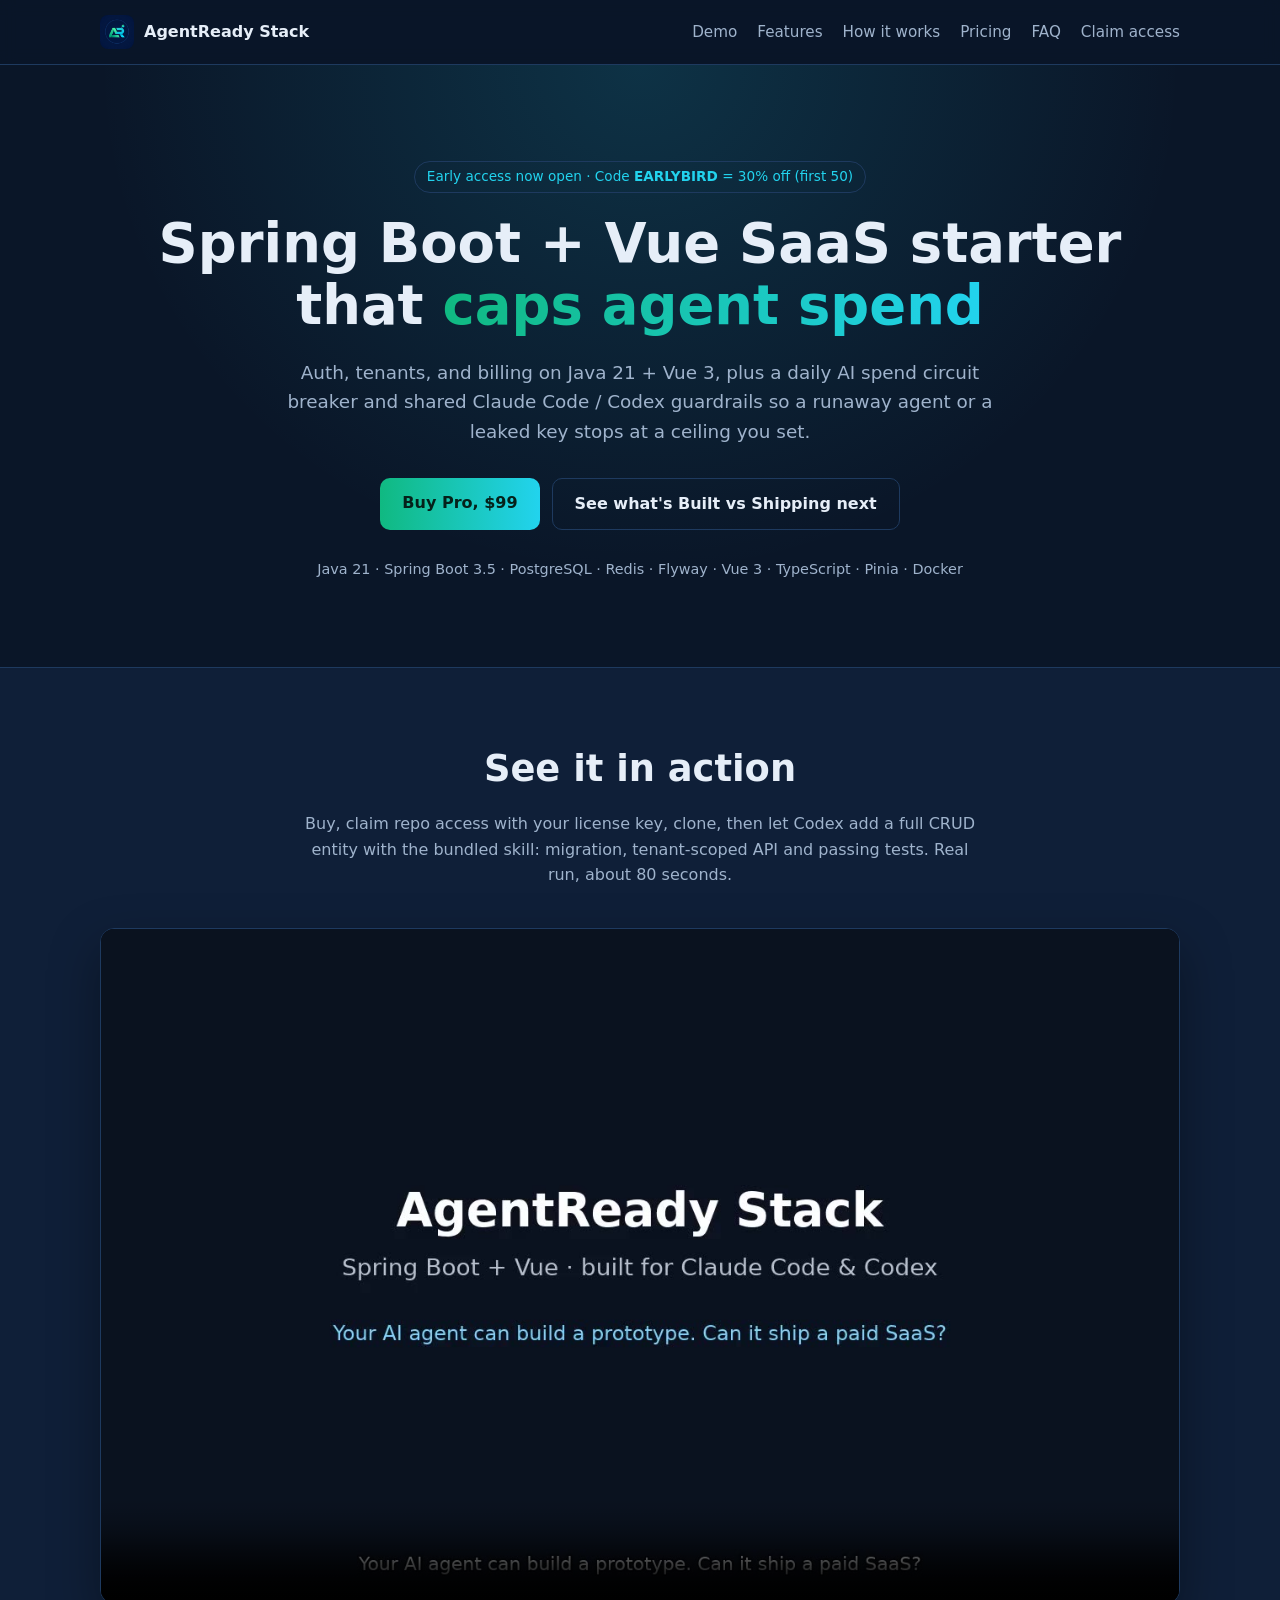
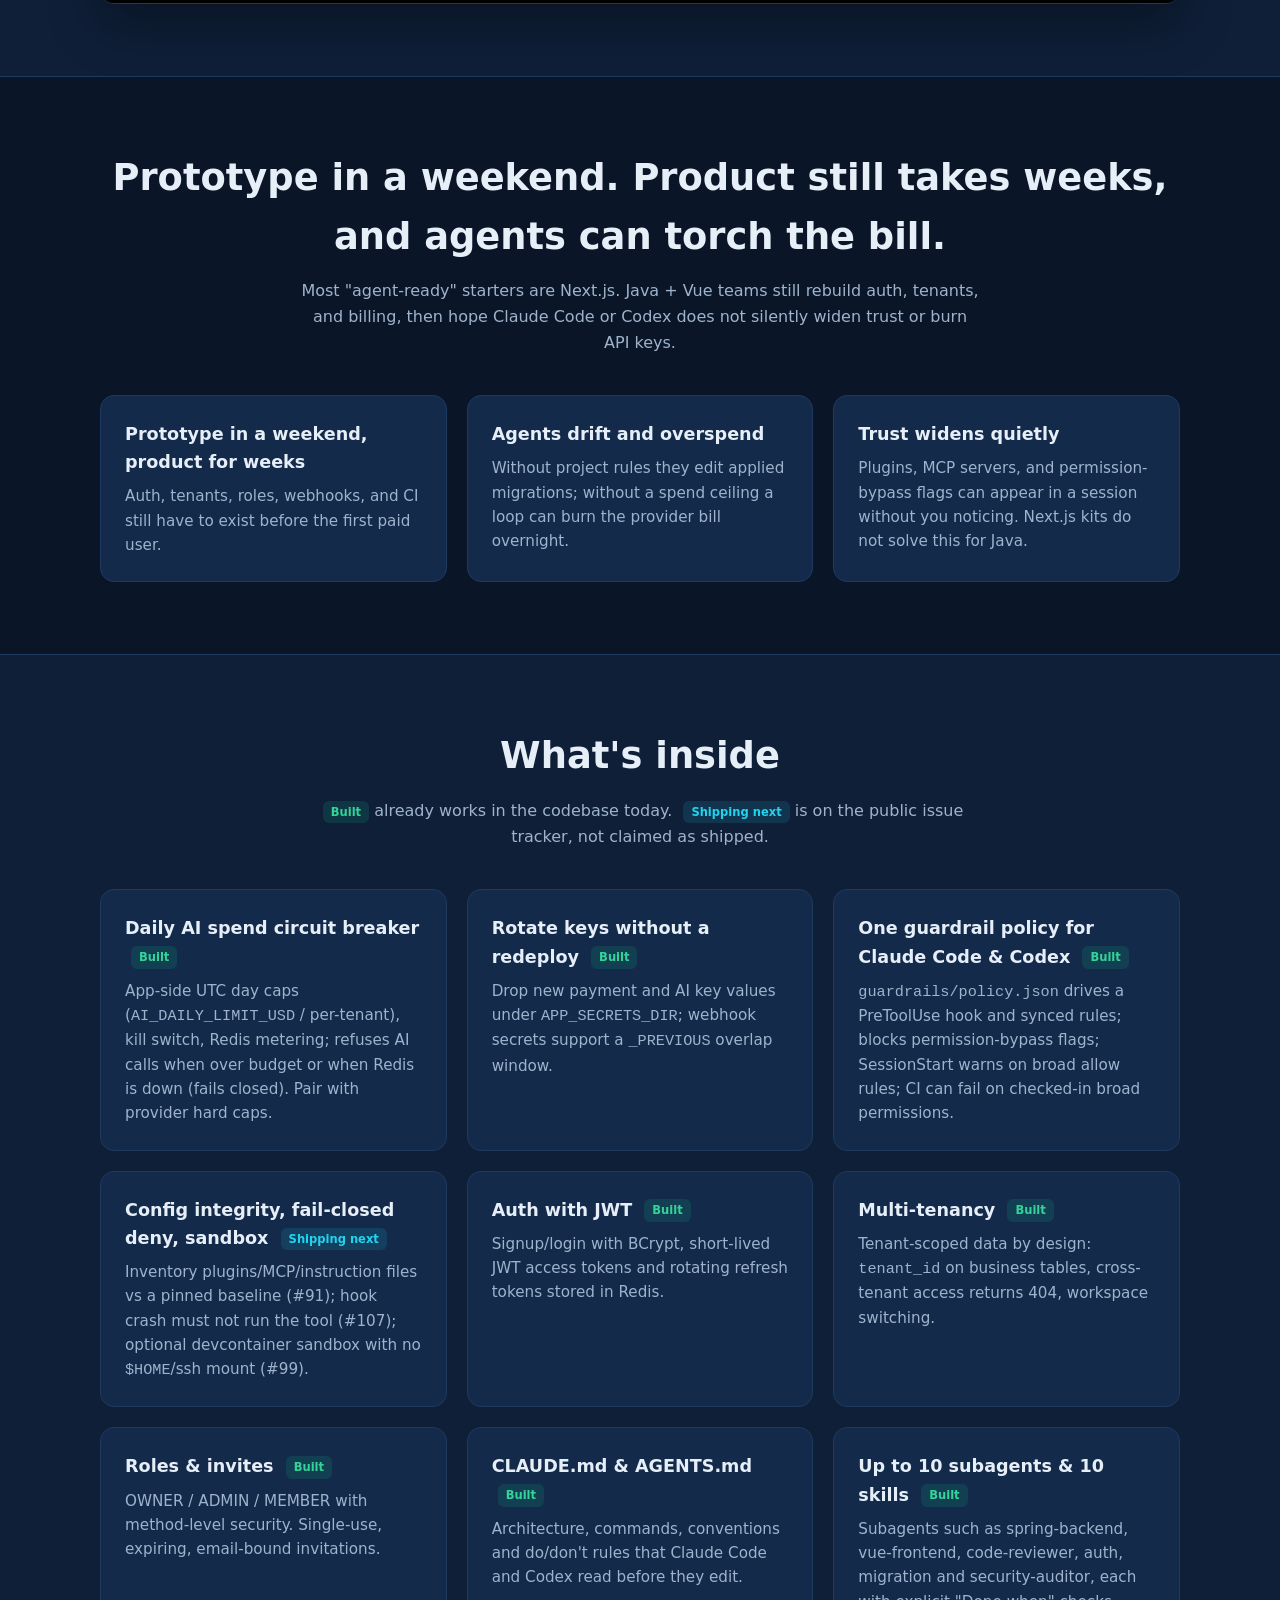
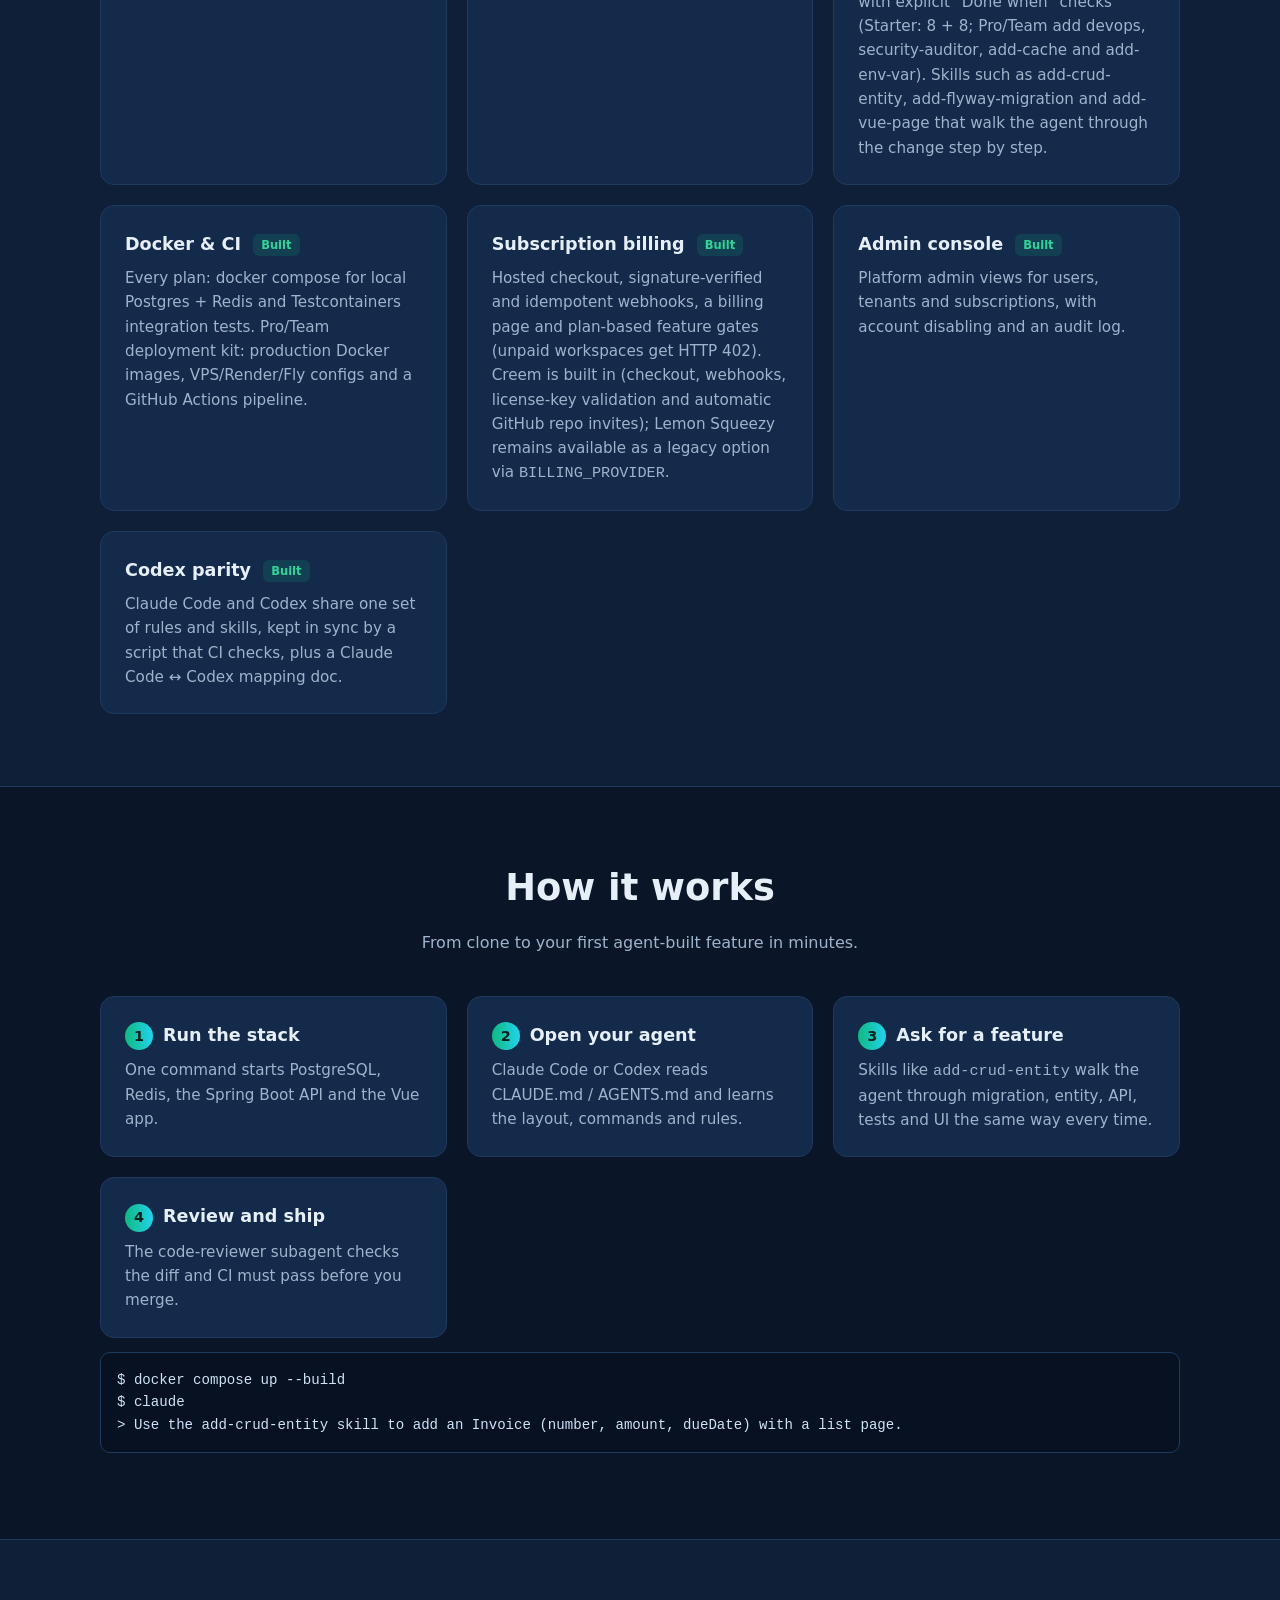
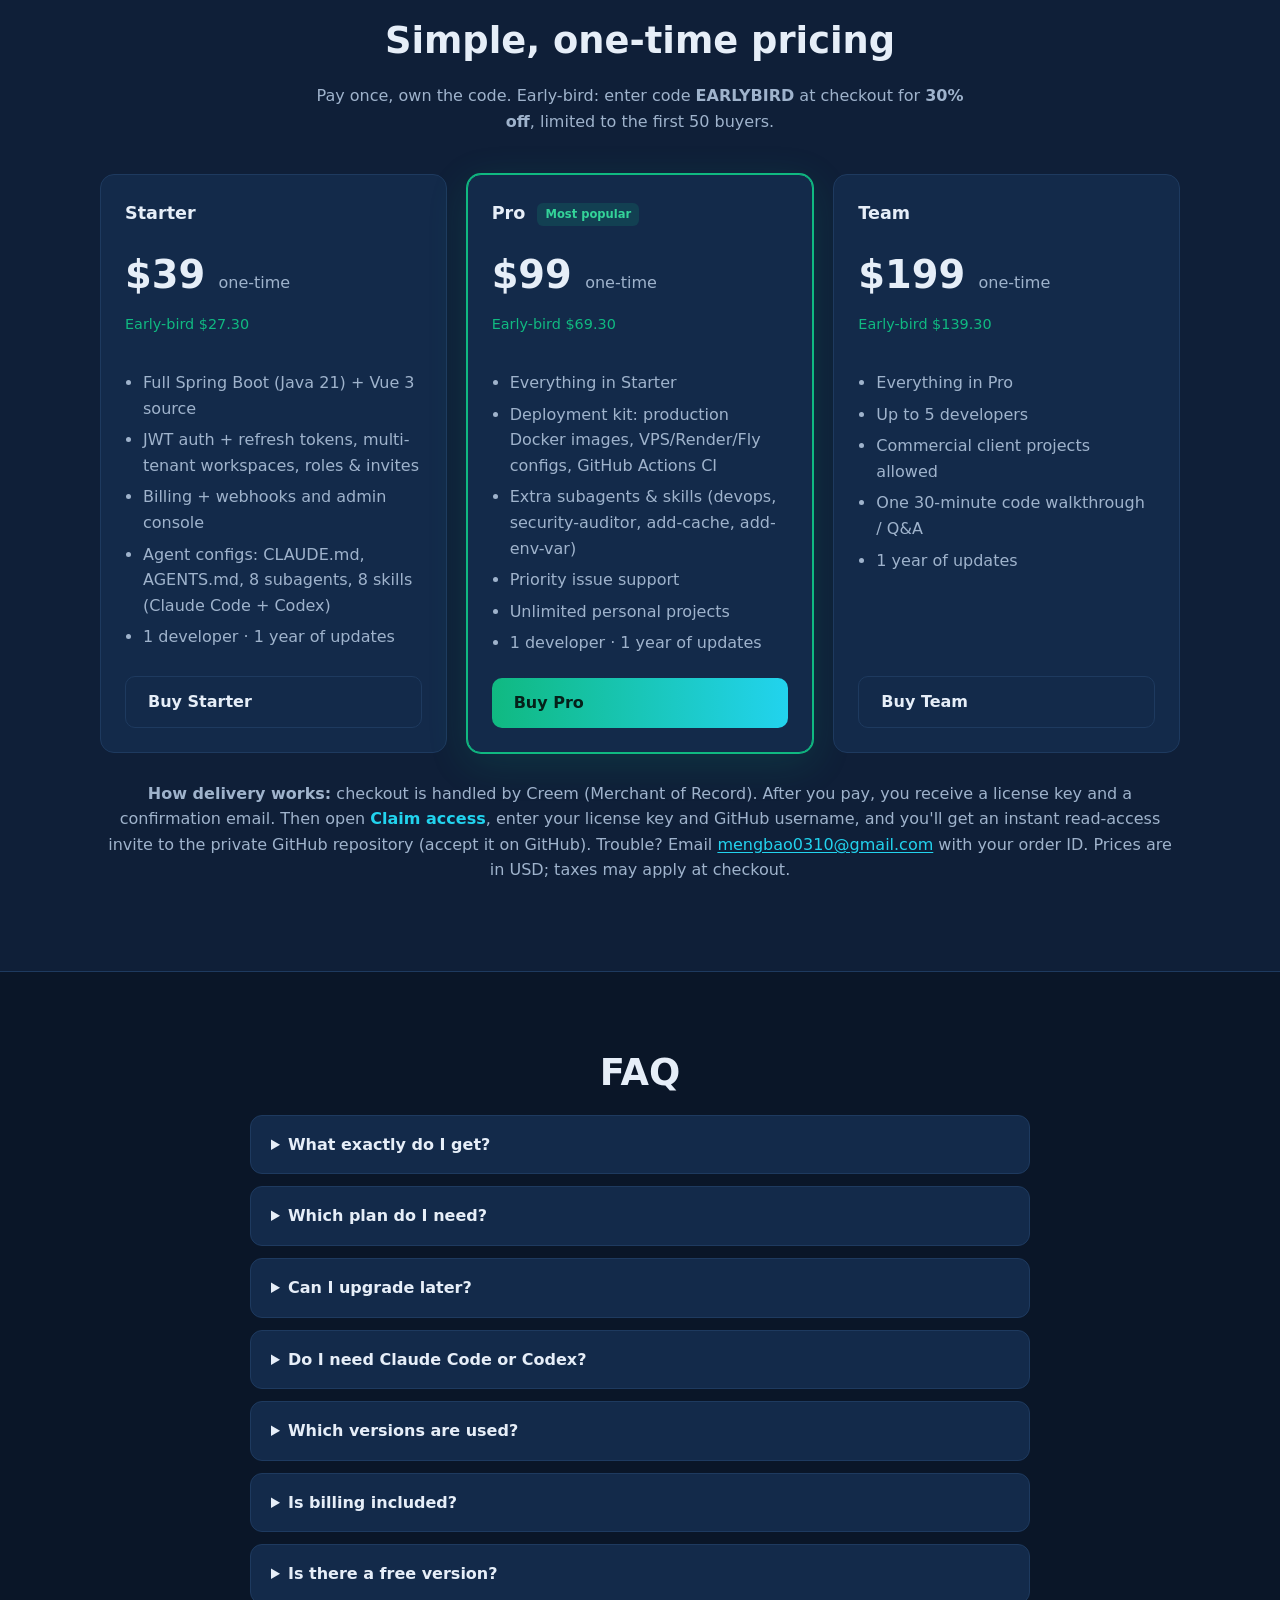
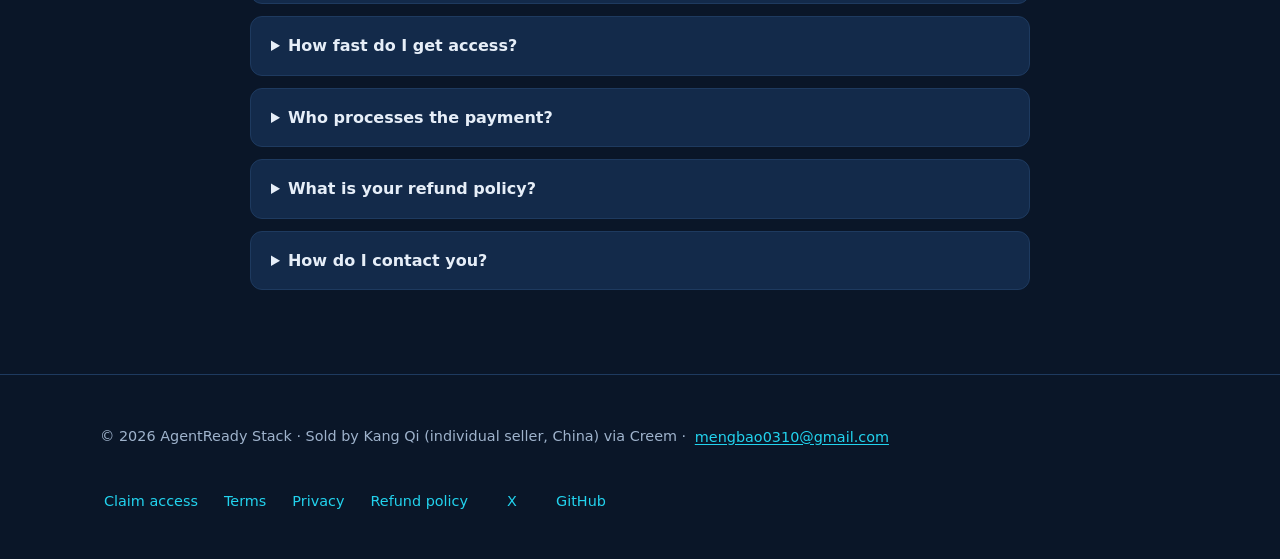
<file: index.html>
<!doctype html>
<html lang="en"><head><meta charset="UTF-8"><meta name="viewport" content="width=device-width, initial-scale=1"><link rel="icon" type="image/png" href="/assets/favicon.png"><link rel="apple-touch-icon" href="/assets/apple-touch-icon.png"><link rel="stylesheet" href="/assets/style.css">
<title>AgentReady Stack: Spring Boot + Vue SaaS starter that caps agent spend</title>
<meta name="description" content="Java 21 + Vue 3 SaaS starter for Claude Code &amp; Codex: auth, tenants, billing, plus a daily AI spend circuit breaker and shared agent guardrails. One-time from $39.">
<link rel="canonical" href="https://agentreadystack.com/"><meta property="og:url" content="https://agentreadystack.com/"><meta property="og:title" content="AgentReady Stack"><meta property="og:description" content="Spring Boot + Vue SaaS starter that caps agent spend: auth, tenants, billing, plus AI spend circuit breaker and shared guardrails."><meta property="og:image" content="https://agentreadystack.com/assets/logo.png"><meta name="twitter:card" content="summary"><meta name="twitter:site" content="@agentreadystack">
</head><body>
<header class="top"><div class="wrap nav"><a class="brand" href="/"><img src="/assets/logo.png" alt="AgentReady Stack logo">AgentReady Stack</a><nav class="links"><a href="/#demo">Demo</a><a href="/#features">Features</a><a href="/#how">How it works</a><a href="/#pricing">Pricing</a><a href="/#faq">FAQ</a><a href="/claim/">Claim access</a></nav></div></header>
<main>
<div class="hero"><div class="wrap">
  <span class="pill">Early access now open · Code <strong>EARLYBIRD</strong> = 30% off (first 50)</span>
  <h1>Spring Boot + Vue SaaS starter that <span class="g">caps agent spend</span></h1>
  <p class="lead">Auth, tenants, and billing on Java 21 + Vue 3, plus a daily AI spend circuit breaker and shared Claude Code / Codex guardrails so a runaway agent or a leaked key stops at a ceiling you set.</p>
  <div class="cta"><a class="btn primary" href="https://www.creem.io/payment/prod_1FH8LfFZTY4Kdtn2gimqIX">Buy Pro, $99</a><a class="btn" href="#features">See what's Built vs Shipping next</a></div>
  <p class="stack">Java 21 · Spring Boot 3.5 · PostgreSQL · Redis · Flyway · Vue 3 · TypeScript · Pinia · Docker</p>
</div></div>

<section id="demo" class="alt"><div class="wrap">
  <h2>See it in action</h2>
  <p class="sub">Buy, claim repo access with your license key, clone, then let Codex add a full CRUD entity with the bundled skill: migration, tenant-scoped API and passing tests. Real run, about 80 seconds.</p>
  <div class="demo-frame"><video id="demo-video" class="demo-video" muted loop playsinline preload="none" poster="/assets/demo/demo-poster.jpg" width="1280" height="800" aria-label="AgentReady Stack demo: checkout, claim access, clone, and Codex adding a CRUD entity">
    <source data-src="/assets/demo/demo.mp4" type="video/mp4">
    <p>Your browser can't play this video. <a href="/assets/demo/demo.gif">View the demo GIF</a> or <a href="/assets/demo/demo.mp4">download the MP4</a>.</p>
  </video></div>
  <noscript><p class="sub"><a href="/assets/demo/demo.mp4">Watch the demo (MP4)</a></p></noscript>
</div></section>
<script>(function(){var v=document.getElementById("demo-video");if(!v)return;var s=v.querySelector("source");function load(){if(s.dataset.src&&!s.src){s.src=s.dataset.src;v.load();}var r=window.matchMedia&&matchMedia("(prefers-reduced-motion: reduce)").matches;if(r){v.controls=true;}else{var p=v.play();if(p&&p.catch)p.catch(function(){v.controls=true;});}}
if(!("IntersectionObserver" in window)){v.controls=true;load();return;}var io=new IntersectionObserver(function(es){es.forEach(function(e){if(e.isIntersecting){load();}else if(!v.paused){v.pause();}});},{rootMargin:"200px"});io.observe(v);})();</script>

<section id="problem"><div class="wrap">
  <h2>Prototype in a weekend. Product still takes weeks, and agents can torch the bill.</h2>
  <p class="sub">Most "agent-ready" starters are Next.js. Java + Vue teams still rebuild auth, tenants, and billing, then hope Claude Code or Codex does not silently widen trust or burn API keys.</p>
  <div class="grid">
    <div class="card"><h3>Prototype in a weekend, product for weeks</h3><p>Auth, tenants, roles, webhooks, and CI still have to exist before the first paid user.</p></div>
    <div class="card"><h3>Agents drift and overspend</h3><p>Without project rules they edit applied migrations; without a spend ceiling a loop can burn the provider bill overnight.</p></div>
    <div class="card"><h3>Trust widens quietly</h3><p>Plugins, MCP servers, and permission-bypass flags can appear in a session without you noticing. Next.js kits do not solve this for Java.</p></div>
  </div>
</div></section>

<section id="features" class="alt"><div class="wrap">
  <h2>What's inside</h2>
  <p class="sub"><span class="tag ok">Built</span> already works in the codebase today. <span class="tag soon">Shipping next</span> is on the public issue tracker, not claimed as shipped.</p>
  <div class="grid">
    <div class="card"><h3>Daily AI spend circuit breaker <span class="tag ok">Built</span></h3><p>App-side UTC day caps (<code>AI_DAILY_LIMIT_USD</code> / per-tenant), kill switch, Redis metering; refuses AI calls when over budget or when Redis is down (fails closed). Pair with provider hard caps.</p></div>
    <div class="card"><h3>Rotate keys without a redeploy <span class="tag ok">Built</span></h3><p>Drop new payment and AI key values under <code>APP_SECRETS_DIR</code>; webhook secrets support a <code>_PREVIOUS</code> overlap window.</p></div>
    <div class="card"><h3>One guardrail policy for Claude Code &amp; Codex <span class="tag ok">Built</span></h3><p><code>guardrails/policy.json</code> drives a PreToolUse hook and synced rules; blocks permission-bypass flags; SessionStart warns on broad allow rules; CI can fail on checked-in broad permissions.</p></div>
    <div class="card"><h3>Config integrity, fail-closed deny, sandbox <span class="tag soon">Shipping next</span></h3><p>Inventory plugins/MCP/instruction files vs a pinned baseline (#91); hook crash must not run the tool (#107); optional devcontainer sandbox with no <code>$HOME</code>/ssh mount (#99).</p></div>
    <div class="card"><h3>Auth with JWT <span class="tag ok">Built</span></h3><p>Signup/login with BCrypt, short-lived JWT access tokens and rotating refresh tokens stored in Redis.</p></div>
    <div class="card"><h3>Multi-tenancy <span class="tag ok">Built</span></h3><p>Tenant-scoped data by design: <code>tenant_id</code> on business tables, cross-tenant access returns 404, workspace switching.</p></div>
    <div class="card"><h3>Roles &amp; invites <span class="tag ok">Built</span></h3><p>OWNER / ADMIN / MEMBER with method-level security. Single-use, expiring, email-bound invitations.</p></div>
    <div class="card"><h3>CLAUDE.md &amp; AGENTS.md <span class="tag ok">Built</span></h3><p>Architecture, commands, conventions and do/don't rules that Claude Code and Codex read before they edit.</p></div>
    <div class="card"><h3>Up to 10 subagents &amp; 10 skills <span class="tag ok">Built</span></h3><p>Subagents such as spring-backend, vue-frontend, code-reviewer, auth, migration and security-auditor, each with explicit "Done when" checks (Starter: 8 + 8; Pro/Team add devops, security-auditor, add-cache and add-env-var). Skills such as add-crud-entity, add-flyway-migration and add-vue-page that walk the agent through the change step by step.</p></div>
    <div class="card"><h3>Docker &amp; CI <span class="tag ok">Built</span></h3><p>Every plan: docker compose for local Postgres + Redis and Testcontainers integration tests. Pro/Team deployment kit: production Docker images, VPS/Render/Fly configs and a GitHub Actions pipeline.</p></div>
    <div class="card"><h3>Subscription billing <span class="tag ok">Built</span> </h3><p>Hosted checkout, signature-verified and idempotent webhooks, a billing page and plan-based feature gates (unpaid workspaces get HTTP 402). Creem is built in (checkout, webhooks, license-key validation and automatic GitHub repo invites); Lemon Squeezy remains available as a legacy option via <code>BILLING_PROVIDER</code>.</p></div>
    <div class="card"><h3>Admin console <span class="tag ok">Built</span></h3><p>Platform admin views for users, tenants and subscriptions, with account disabling and an audit log.</p></div>
    <div class="card"><h3>Codex parity <span class="tag ok">Built</span></h3><p>Claude Code and Codex share one set of rules and skills, kept in sync by a script that CI checks, plus a Claude Code ↔ Codex mapping doc.</p></div>
  </div>
</div></section>

<section id="how"><div class="wrap">
  <h2>How it works</h2>
  <p class="sub">From clone to your first agent-built feature in minutes.</p>
  <div class="grid steps">
    <div class="card"><h3>Run the stack</h3><p>One command starts PostgreSQL, Redis, the Spring Boot API and the Vue app.</p></div>
    <div class="card"><h3>Open your agent</h3><p>Claude Code or Codex reads CLAUDE.md / AGENTS.md and learns the layout, commands and rules.</p></div>
    <div class="card"><h3>Ask for a feature</h3><p>Skills like <code>add-crud-entity</code> walk the agent through migration, entity, API, tests and UI the same way every time.</p></div>
    <div class="card"><h3>Review and ship</h3><p>The code-reviewer subagent checks the diff and CI must pass before you merge.</p></div>
  </div>
<pre>$ docker compose up --build
$ claude
&gt; Use the add-crud-entity skill to add an Invoice (number, amount, dueDate) with a list page.</pre>
</div></section>

<section id="pricing" class="alt"><div class="wrap">
  <h2>Simple, one-time pricing</h2>
  <p class="sub">Pay once, own the code. Early-bird: enter code <strong>EARLYBIRD</strong> at checkout for <strong>30% off</strong>, limited to the first 50 buyers.</p>
  <div class="grid">
    <div class="card price"><h3>Starter</h3><div class="amt">$39 <small>one-time</small></div><div class="early">Early-bird $27.30</div>
      <ul><li>Full Spring Boot (Java 21) + Vue 3 source</li><li>JWT auth + refresh tokens, multi-tenant workspaces, roles &amp; invites</li><li>Billing + webhooks and admin console</li><li>Agent configs: CLAUDE.md, AGENTS.md, 8 subagents, 8 skills (Claude Code + Codex)</li><li>1 developer · 1 year of updates</li></ul>
      <a class="btn" href="https://www.creem.io/payment/prod_6Cy2xMHjmR40RWroqj9ZmP">Buy Starter</a></div>
    <div class="card price feat"><h3>Pro <span class="tag ok">Most popular</span></h3><div class="amt">$99 <small>one-time</small></div><div class="early">Early-bird $69.30</div>
      <ul><li>Everything in Starter</li><li>Deployment kit: production Docker images, VPS/Render/Fly configs, GitHub Actions CI</li><li>Extra subagents &amp; skills (devops, security-auditor, add-cache, add-env-var)</li><li>Priority issue support</li><li>Unlimited personal projects</li><li>1 developer · 1 year of updates</li></ul>
      <a class="btn primary" href="https://www.creem.io/payment/prod_1FH8LfFZTY4Kdtn2gimqIX">Buy Pro</a></div>
    <div class="card price"><h3>Team</h3><div class="amt">$199 <small>one-time</small></div><div class="early">Early-bird $139.30</div>
      <ul><li>Everything in Pro</li><li>Up to 5 developers</li><li>Commercial client projects allowed</li><li>One 30-minute code walkthrough / Q&amp;A</li><li>1 year of updates</li></ul>
      <a class="btn" href="https://www.creem.io/payment/prod_1za8UIUxZ0v2DpM2Q4y50P">Buy Team</a></div>
  </div>
  <p class="notice"><strong>How delivery works:</strong> checkout is handled by Creem (Merchant of Record). After you pay, you receive a license key and a confirmation email. Then open <a href="/claim/"><strong>Claim access</strong></a>, enter your license key and GitHub username, and you'll get an instant read-access invite to the private GitHub repository (accept it on GitHub). Trouble? Email <a href="mailto:mengbao0310@gmail.com">mengbao0310@gmail.com</a> with your order ID. Prices are in USD; taxes may apply at checkout.</p>
</div></section>

<section id="faq"><div class="wrap" style="max-width:820px">
  <h2>FAQ</h2>
  <details><summary>What exactly do I get?</summary><p>Every plan includes the full Spring Boot + Vue source (auth, multi-tenancy, billing, admin) and the agent configuration, delivered through an invite to a private GitHub repository (redeem your license key on the <a href="/claim/">claim page</a>). Starter: 1 developer, 1 year of updates. Pro adds the deployment kit (Docker, CI), extra subagents and skills, priority issue support and unlimited personal projects. Team covers up to 5 developers, allows commercial client projects and includes a 30-minute code walkthrough.</p></details>
  <details><summary>Which plan do I need?</summary><p>Starter if you're one developer building your own product. Pro if you also want the deployment kit, extra agents, priority support and unlimited personal projects. Team if you're up to 5 developers or build apps for paying clients (client work requires Team).</p></details>
  <details><summary>Can I upgrade later?</summary><p>Yes. Upgrade anytime by paying the difference at list price (EARLYBIRD does not apply to upgrades). Enter your original license key at checkout; your existing access is kept. After payment, claim the new license key on the <a href="/claim/">claim page</a> to unlock the higher tier.<br><br>
    Starter → Pro: <a href="https://www.creem.io/payment/prod_5zSYO86b3APQ7vqv4s5oJI">$60</a> ·
    Pro → Team: <a href="https://www.creem.io/payment/prod_HdHF8U9H8UyHN4ilNsx2w">$100</a> ·
    Starter → Team: <a href="https://www.creem.io/payment/prod_5ASiVdXI3Xhpi5vPbTlkDZ">$160</a>.<br>
    Email <a href="mailto:mengbao0310@gmail.com">mengbao0310@gmail.com</a> if you need help matching your original key.</p></details>

  <details><summary>Do I need Claude Code or Codex?</summary><p>No. It's a clean, conventional codebase you can use on its own. The agent pack makes Claude Code and Codex far more reliable on it.</p></details>
  <details><summary>Which versions are used?</summary><p>Java 21, Spring Boot 3.5, PostgreSQL 16, Redis 7, Vue 3 with Vite, TypeScript and Pinia.</p></details>
  <details><summary>Is billing included?</summary><p>Yes, in every plan: checkout, verified webhooks, a billing page, plan gates and an admin console are in the codebase today. Creem is the built-in provider (Lemon Squeezy is kept as a legacy option). Anything not built yet is labeled "Shipping next" on this page.</p></details>
  <details><summary>Is there a free version?</summary><p>An open-source "lite" edition (agent basics + minimal CRUD demo, MIT) and a free CLI, <code>wt-java</code>, for running agents in parallel git worktrees are planned around launch.</p></details>
  <details><summary>How fast do I get access?</summary><p>Instantly. Your license key is in the Creem receipt email; enter it with your GitHub username at <a href="/claim/">Claim access</a> and the invite is sent right away. If anything goes wrong, email <a href="mailto:mengbao0310@gmail.com">mengbao0310@gmail.com</a>.</p></details>
  <details><summary>Who processes the payment?</summary><p>Creem, our Merchant of Record. They handle payment, invoices and applicable sales tax.</p></details>
  <details><summary>What is your refund policy?</summary><p>14 days, no questions asked. See the <a href="/refund.html">refund policy</a>.</p></details>
  <details><summary>How do I contact you?</summary><p>Email <a href="mailto:mengbao0310@gmail.com">mengbao0310@gmail.com</a> or message <a href="https://x.com/agentreadystack">@agentreadystack</a> on X.</p></details>
</div></section>
</main>
<footer><div class="wrap foot"><div>© 2026 AgentReady Stack · Sold by Kang Qi (individual seller, China) via Creem · <a href="mailto:mengbao0310@gmail.com">mengbao0310@gmail.com</a></div><nav><a href="/claim/">Claim access</a><a href="/terms.html">Terms</a><a href="/privacy.html">Privacy</a><a href="/refund.html">Refund policy</a><a href="https://x.com/agentreadystack">X</a><a href="https://github.com/agentreadystack">GitHub</a></nav></div></footer>
</body></html>
</file>
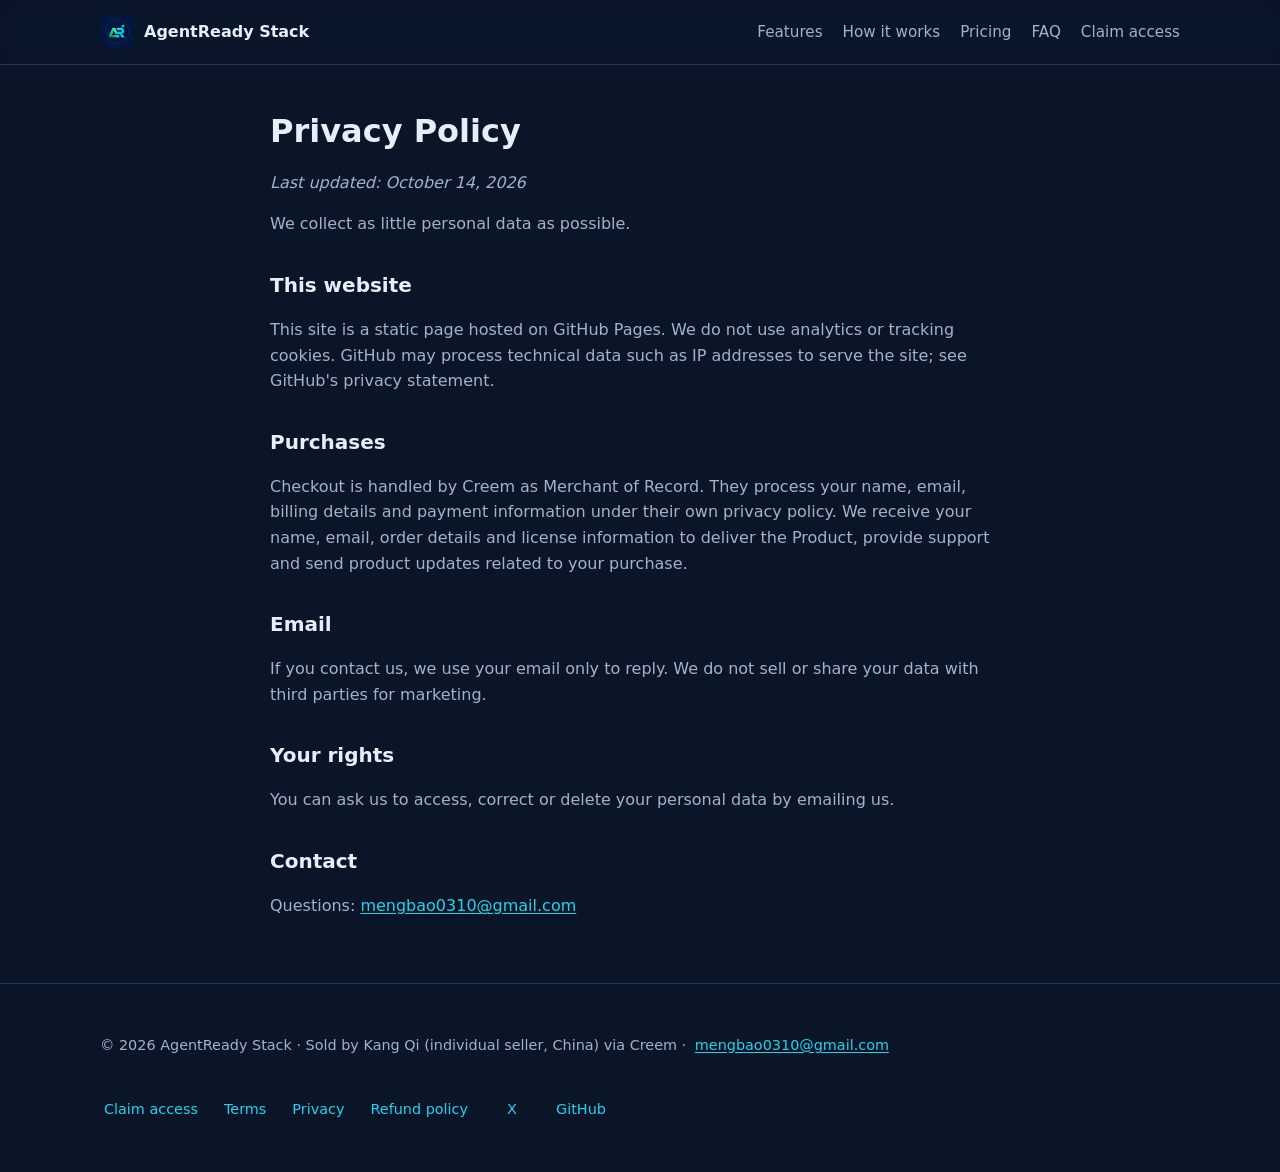
<file: privacy.html>
<!doctype html>
<html lang="en"><head><meta charset="UTF-8"><meta name="viewport" content="width=device-width, initial-scale=1"><link rel="icon" type="image/png" href="/assets/favicon.png"><link rel="apple-touch-icon" href="/assets/apple-touch-icon.png"><link rel="stylesheet" href="/assets/style.css"><title>Privacy Policy | AgentReady Stack</title></head><body>
<header class="top"><div class="wrap nav"><a class="brand" href="/"><img src="/assets/logo.png" alt="AgentReady Stack logo">AgentReady Stack</a><nav class="links"><a href="/#features">Features</a><a href="/#how">How it works</a><a href="/#pricing">Pricing</a><a href="/#faq">FAQ</a><a href="/claim/">Claim access</a></nav></div></header>
<main class="wrap legal"><h1>Privacy Policy</h1><p><em>Last updated: October 14, 2026</em></p>
<p>We collect as little personal data as possible.</p>
<h2>This website</h2><p>This site is a static page hosted on GitHub Pages. We do not use analytics or tracking cookies. GitHub may process technical data such as IP addresses to serve the site; see GitHub's privacy statement.</p>
<h2>Purchases</h2><p>Checkout is handled by Creem as Merchant of Record. They process your name, email, billing details and payment information under their own privacy policy. We receive your name, email, order details and license information to deliver the Product, provide support and send product updates related to your purchase.</p>
<h2>Email</h2><p>If you contact us, we use your email only to reply. We do not sell or share your data with third parties for marketing.</p>
<h2>Your rights</h2><p>You can ask us to access, correct or delete your personal data by emailing us.</p>
<h2>Contact</h2><p>Questions: <a href="mailto:mengbao0310@gmail.com">mengbao0310@gmail.com</a></p>
</main>
<footer><div class="wrap foot"><div>© 2026 AgentReady Stack · Sold by Kang Qi (individual seller, China) via Creem · <a href="mailto:mengbao0310@gmail.com">mengbao0310@gmail.com</a></div><nav><a href="/claim/">Claim access</a><a href="/terms.html">Terms</a><a href="/privacy.html">Privacy</a><a href="/refund.html">Refund policy</a><a href="https://x.com/agentreadystack">X</a><a href="https://github.com/agentreadystack">GitHub</a></nav></div></footer>
</body></html>
</file>
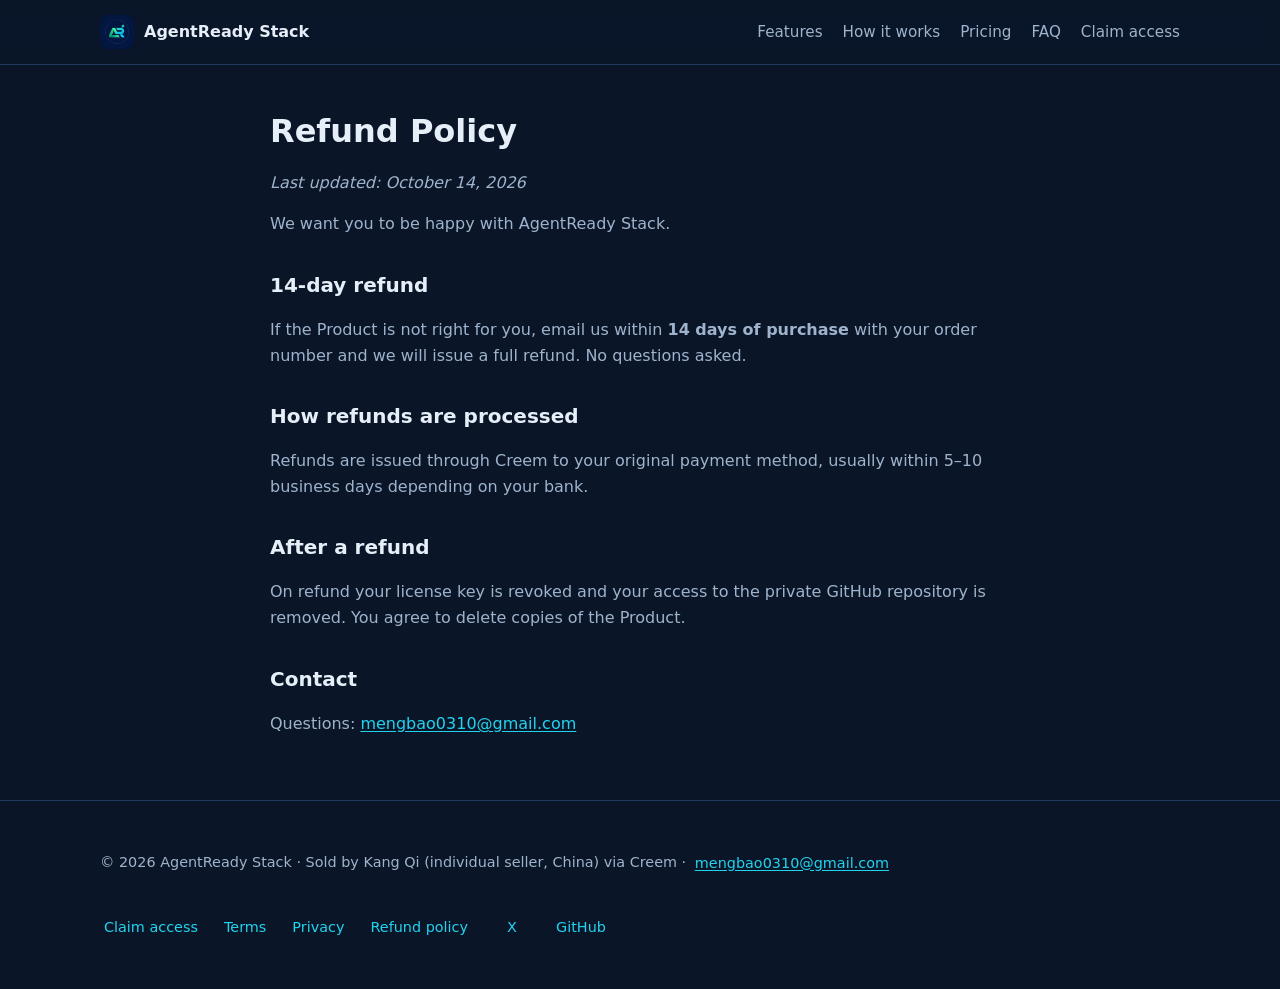
<file: refund.html>
<!doctype html>
<html lang="en"><head><meta charset="UTF-8"><meta name="viewport" content="width=device-width, initial-scale=1"><link rel="icon" type="image/png" href="/assets/favicon.png"><link rel="apple-touch-icon" href="/assets/apple-touch-icon.png"><link rel="stylesheet" href="/assets/style.css"><title>Refund Policy | AgentReady Stack</title></head><body>
<header class="top"><div class="wrap nav"><a class="brand" href="/"><img src="/assets/logo.png" alt="AgentReady Stack logo">AgentReady Stack</a><nav class="links"><a href="/#features">Features</a><a href="/#how">How it works</a><a href="/#pricing">Pricing</a><a href="/#faq">FAQ</a><a href="/claim/">Claim access</a></nav></div></header>
<main class="wrap legal"><h1>Refund Policy</h1><p><em>Last updated: October 14, 2026</em></p>
<p>We want you to be happy with AgentReady Stack.</p>
<h2>14-day refund</h2><p>If the Product is not right for you, email us within <strong>14 days of purchase</strong> with your order number and we will issue a full refund. No questions asked.</p>
<h2>How refunds are processed</h2><p>Refunds are issued through Creem to your original payment method, usually within 5–10 business days depending on your bank.</p>
<h2>After a refund</h2><p>On refund your license key is revoked and your access to the private GitHub repository is removed. You agree to delete copies of the Product.</p>
<h2>Contact</h2><p>Questions: <a href="mailto:mengbao0310@gmail.com">mengbao0310@gmail.com</a></p>
</main>
<footer><div class="wrap foot"><div>© 2026 AgentReady Stack · Sold by Kang Qi (individual seller, China) via Creem · <a href="mailto:mengbao0310@gmail.com">mengbao0310@gmail.com</a></div><nav><a href="/claim/">Claim access</a><a href="/terms.html">Terms</a><a href="/privacy.html">Privacy</a><a href="/refund.html">Refund policy</a><a href="https://x.com/agentreadystack">X</a><a href="https://github.com/agentreadystack">GitHub</a></nav></div></footer>
</body></html>
</file>
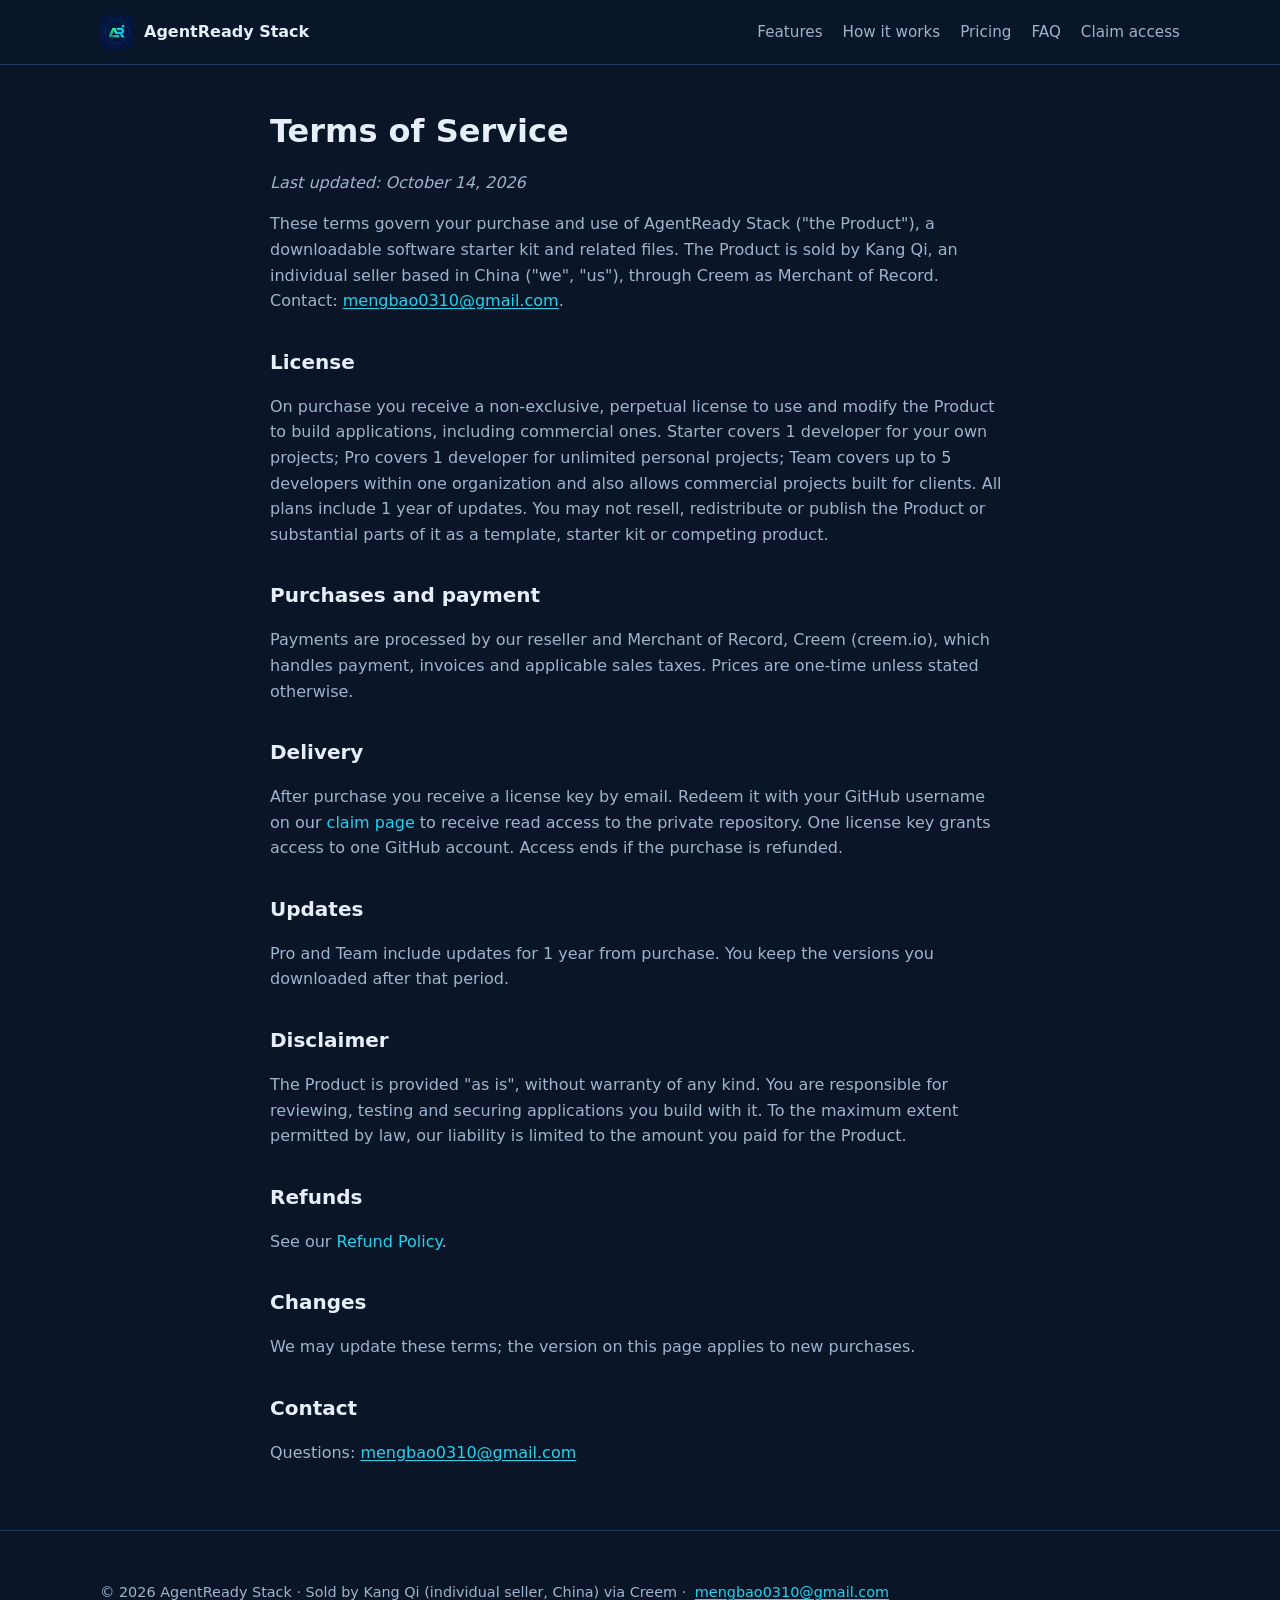
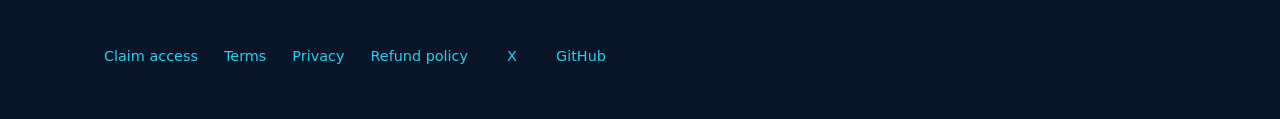
<file: terms.html>
<!doctype html>
<html lang="en"><head><meta charset="UTF-8"><meta name="viewport" content="width=device-width, initial-scale=1"><link rel="icon" type="image/png" href="/assets/favicon.png"><link rel="apple-touch-icon" href="/assets/apple-touch-icon.png"><link rel="stylesheet" href="/assets/style.css"><title>Terms of Service | AgentReady Stack</title></head><body>
<header class="top"><div class="wrap nav"><a class="brand" href="/"><img src="/assets/logo.png" alt="AgentReady Stack logo">AgentReady Stack</a><nav class="links"><a href="/#features">Features</a><a href="/#how">How it works</a><a href="/#pricing">Pricing</a><a href="/#faq">FAQ</a><a href="/claim/">Claim access</a></nav></div></header>
<main class="wrap legal"><h1>Terms of Service</h1><p><em>Last updated: October 14, 2026</em></p>
<p>These terms govern your purchase and use of AgentReady Stack ("the Product"), a downloadable software starter kit and related files. The Product is sold by Kang Qi, an individual seller based in China ("we", "us"), through Creem as Merchant of Record. Contact: <a href="mailto:mengbao0310@gmail.com">mengbao0310@gmail.com</a>.</p>
<h2>License</h2><p>On purchase you receive a non-exclusive, perpetual license to use and modify the Product to build applications, including commercial ones. Starter covers 1 developer for your own projects; Pro covers 1 developer for unlimited personal projects; Team covers up to 5 developers within one organization and also allows commercial projects built for clients. All plans include 1 year of updates. You may not resell, redistribute or publish the Product or substantial parts of it as a template, starter kit or competing product.</p>
<h2>Purchases and payment</h2><p>Payments are processed by our reseller and Merchant of Record, Creem (creem.io), which handles payment, invoices and applicable sales taxes. Prices are one-time unless stated otherwise.</p>
<h2>Delivery</h2><p>After purchase you receive a license key by email. Redeem it with your GitHub username on our <a href="/claim/">claim page</a> to receive read access to the private repository. One license key grants access to one GitHub account. Access ends if the purchase is refunded.</p>
<h2>Updates</h2><p>Pro and Team include updates for 1 year from purchase. You keep the versions you downloaded after that period.</p>
<h2>Disclaimer</h2><p>The Product is provided "as is", without warranty of any kind. You are responsible for reviewing, testing and securing applications you build with it. To the maximum extent permitted by law, our liability is limited to the amount you paid for the Product.</p>
<h2>Refunds</h2><p>See our <a href="/refund.html">Refund Policy</a>.</p>
<h2>Changes</h2><p>We may update these terms; the version on this page applies to new purchases.</p>
<h2>Contact</h2><p>Questions: <a href="mailto:mengbao0310@gmail.com">mengbao0310@gmail.com</a></p>
</main>
<footer><div class="wrap foot"><div>© 2026 AgentReady Stack · Sold by Kang Qi (individual seller, China) via Creem · <a href="mailto:mengbao0310@gmail.com">mengbao0310@gmail.com</a></div><nav><a href="/claim/">Claim access</a><a href="/terms.html">Terms</a><a href="/privacy.html">Privacy</a><a href="/refund.html">Refund policy</a><a href="https://x.com/agentreadystack">X</a><a href="https://github.com/agentreadystack">GitHub</a></nav></div></footer>
</body></html>
</file>
<file: assets/style.css>
:root{--bg:#0a1628;--bg2:#0f1f38;--card:#132a4a;--line:#1e3a5f;--text:#e6eef8;--muted:#9fb3cc;--em:#10b981;--cy:#22d3ee;--grad:linear-gradient(90deg,#10b981,#22d3ee)}
*{box-sizing:border-box}html{scroll-behavior:smooth}
body{margin:0;font-family:Inter,ui-sans-serif,system-ui,-apple-system,"Segoe UI",Roboto,sans-serif;background:var(--bg);color:var(--text);line-height:1.6}
a{color:var(--cy);text-decoration:none}a:hover{text-decoration:underline}
.wrap{max-width:1120px;margin:0 auto;padding:0 20px}
header.top{position:sticky;top:0;z-index:10;background:rgba(10,22,40,.85);backdrop-filter:blur(8px);border-bottom:1px solid var(--line)}
.nav{display:flex;align-items:center;gap:24px;height:64px}
.brand{display:flex;align-items:center;gap:10px;font-weight:700;color:var(--text)}.brand img{width:34px;height:34px;border-radius:8px}
.nav .links{margin-left:auto;display:flex;gap:20px;font-size:.95rem}.nav .links a{color:var(--muted)}
.btn{display:inline-block;padding:12px 22px;border-radius:10px;font-weight:600;border:1px solid var(--line);color:var(--text)}
.btn:hover{text-decoration:none;border-color:var(--cy)}
.btn.primary{background:var(--grad);color:#05211a;border:0}
.hero{padding:96px 0 72px;text-align:center;background:radial-gradient(ellipse at top,rgba(34,211,238,.15),transparent 60%)}
.pill{display:inline-block;padding:4px 12px;border:1px solid var(--line);border-radius:999px;color:var(--cy);font-size:.85rem;margin-bottom:20px}
h1{font-size:clamp(2rem,5vw,3.4rem);line-height:1.15;margin:0 0 20px}
.g{background:var(--grad);-webkit-background-clip:text;background-clip:text;color:transparent}
.lead{font-size:1.15rem;color:var(--muted);max-width:720px;margin:0 auto 32px}
.cta{display:flex;gap:12px;justify-content:center;flex-wrap:wrap}
.stack{margin-top:28px;color:var(--muted);font-size:.9rem}
section{padding:72px 0;border-top:1px solid var(--line)}
section.alt{background:var(--bg2)}
h2{font-size:clamp(1.6rem,3.5vw,2.3rem);margin:0 0 12px;text-align:center}
.sub{color:var(--muted);text-align:center;max-width:680px;margin:0 auto 40px}
.grid{display:grid;gap:20px;grid-template-columns:repeat(auto-fit,minmax(260px,1fr))}
.card{background:var(--card);border:1px solid var(--line);border-radius:14px;padding:24px}
.card h3{margin:0 0 8px;font-size:1.1rem}.card p{margin:0;color:var(--muted);font-size:.95rem}
.tag{display:inline-block;font-size:.72rem;font-weight:700;padding:2px 8px;border-radius:6px;margin-left:6px;vertical-align:middle}
.tag.ok{background:rgba(16,185,129,.15);color:#34d399}.tag.soon{background:rgba(34,211,238,.12);color:var(--cy)}
.steps{counter-reset:s}.steps .card h3::before{counter-increment:s;content:counter(s);display:inline-grid;place-items:center;width:28px;height:28px;border-radius:50%;background:var(--grad);color:#05211a;margin-right:10px;font-size:.9rem}
pre{background:#071122;border:1px solid var(--line);border-radius:10px;padding:16px;overflow:auto;font-size:.88rem;color:#cfe3f7}
.price{display:flex;flex-direction:column}.price .amt{font-size:2.4rem;font-weight:800;margin:8px 0}.price .amt small{font-size:1rem;color:var(--muted);font-weight:500}
.price .early{color:var(--em);font-size:.9rem;margin-bottom:12px}
.price ul{padding-left:18px;color:var(--muted);flex:1}.price li{margin:6px 0}
.price.feat{border-color:var(--em);box-shadow:0 0 0 1px var(--em),0 10px 40px rgba(16,185,129,.15)}
.notice{text-align:center;margin-top:28px;color:var(--muted)}
details{background:var(--card);border:1px solid var(--line);border-radius:12px;padding:16px 20px;margin-bottom:12px}
summary{cursor:pointer;font-weight:600}details p{color:var(--muted);margin:10px 0 0}
footer{border-top:1px solid var(--line);padding:40px 0;color:var(--muted);font-size:.9rem}
.foot{display:flex;flex-wrap:wrap;gap:20px;align-items:center;justify-content:space-between}.foot nav{display:flex;gap:18px;flex-wrap:wrap}
.legal{max-width:780px;padding:48px 20px}.legal h1{font-size:2rem}.legal h2{text-align:left;font-size:1.25rem;margin-top:32px}.legal p,.legal li{color:var(--muted)}
section[id]{scroll-margin-top:72px}
a[href^="mailto:"]{text-decoration:underline;text-underline-offset:2px}
@media(max-width:720px){.nav{flex-wrap:wrap;row-gap:0;height:auto;padding-top:8px}section[id]{scroll-margin-top:110px}.nav .links{margin-left:0;width:100%;gap:4px;overflow-x:auto;-webkit-overflow-scrolling:touch;scrollbar-width:none;font-size:.9rem}.nav .links::-webkit-scrollbar{display:none}.nav .links a{flex:0 0 auto;padding:10px 10px;min-height:44px;display:inline-flex;align-items:center}.nav .links a:first-child{padding-left:0}.hero{padding:64px 0 48px}}

.demo-frame{margin-top:28px;border:1px solid var(--line);border-radius:14px;overflow:hidden;background:#0b1220;box-shadow:0 20px 50px rgba(0,0,0,.35)}
.demo-video{display:block;width:100%;height:auto;aspect-ratio:16/10;background:#0b1220}
.foot nav a,.foot a{display:inline-flex;align-items:center;justify-content:center;min-height:44px;min-width:44px;padding:0 4px}
</file>
